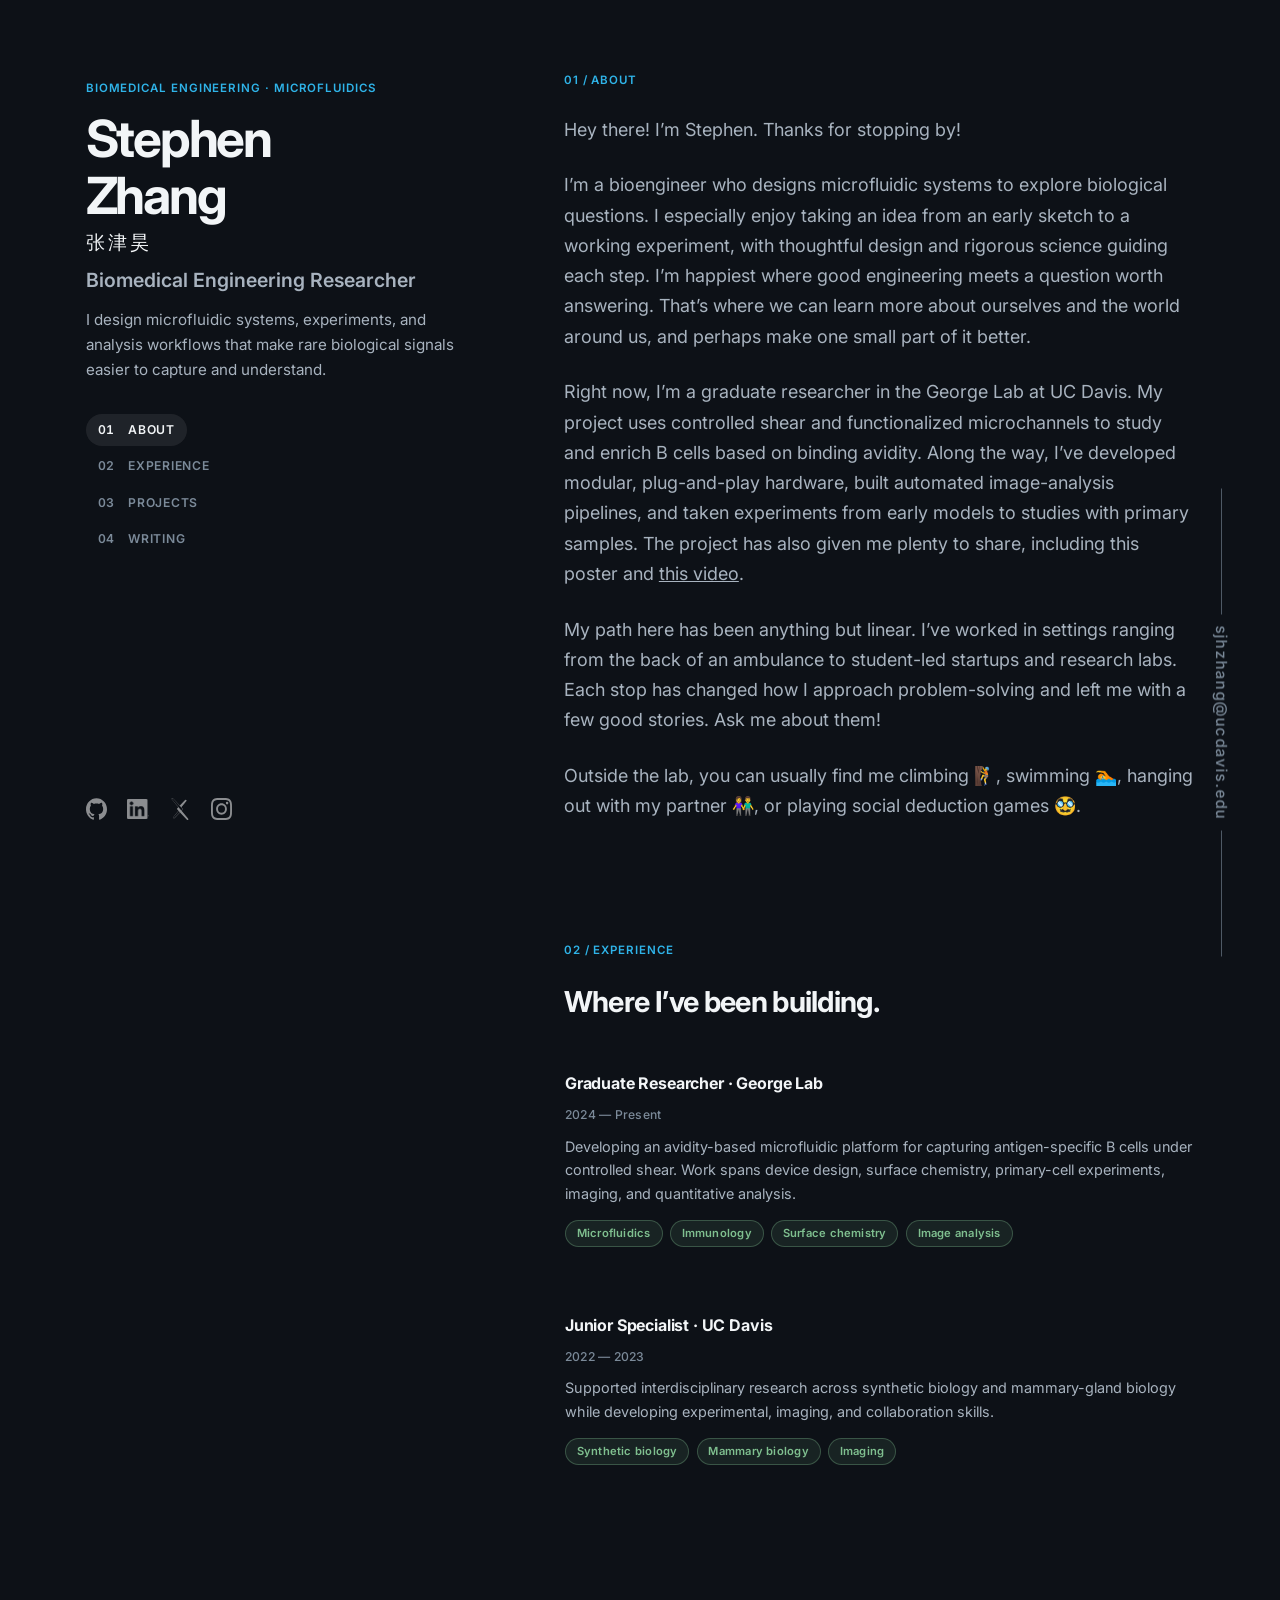
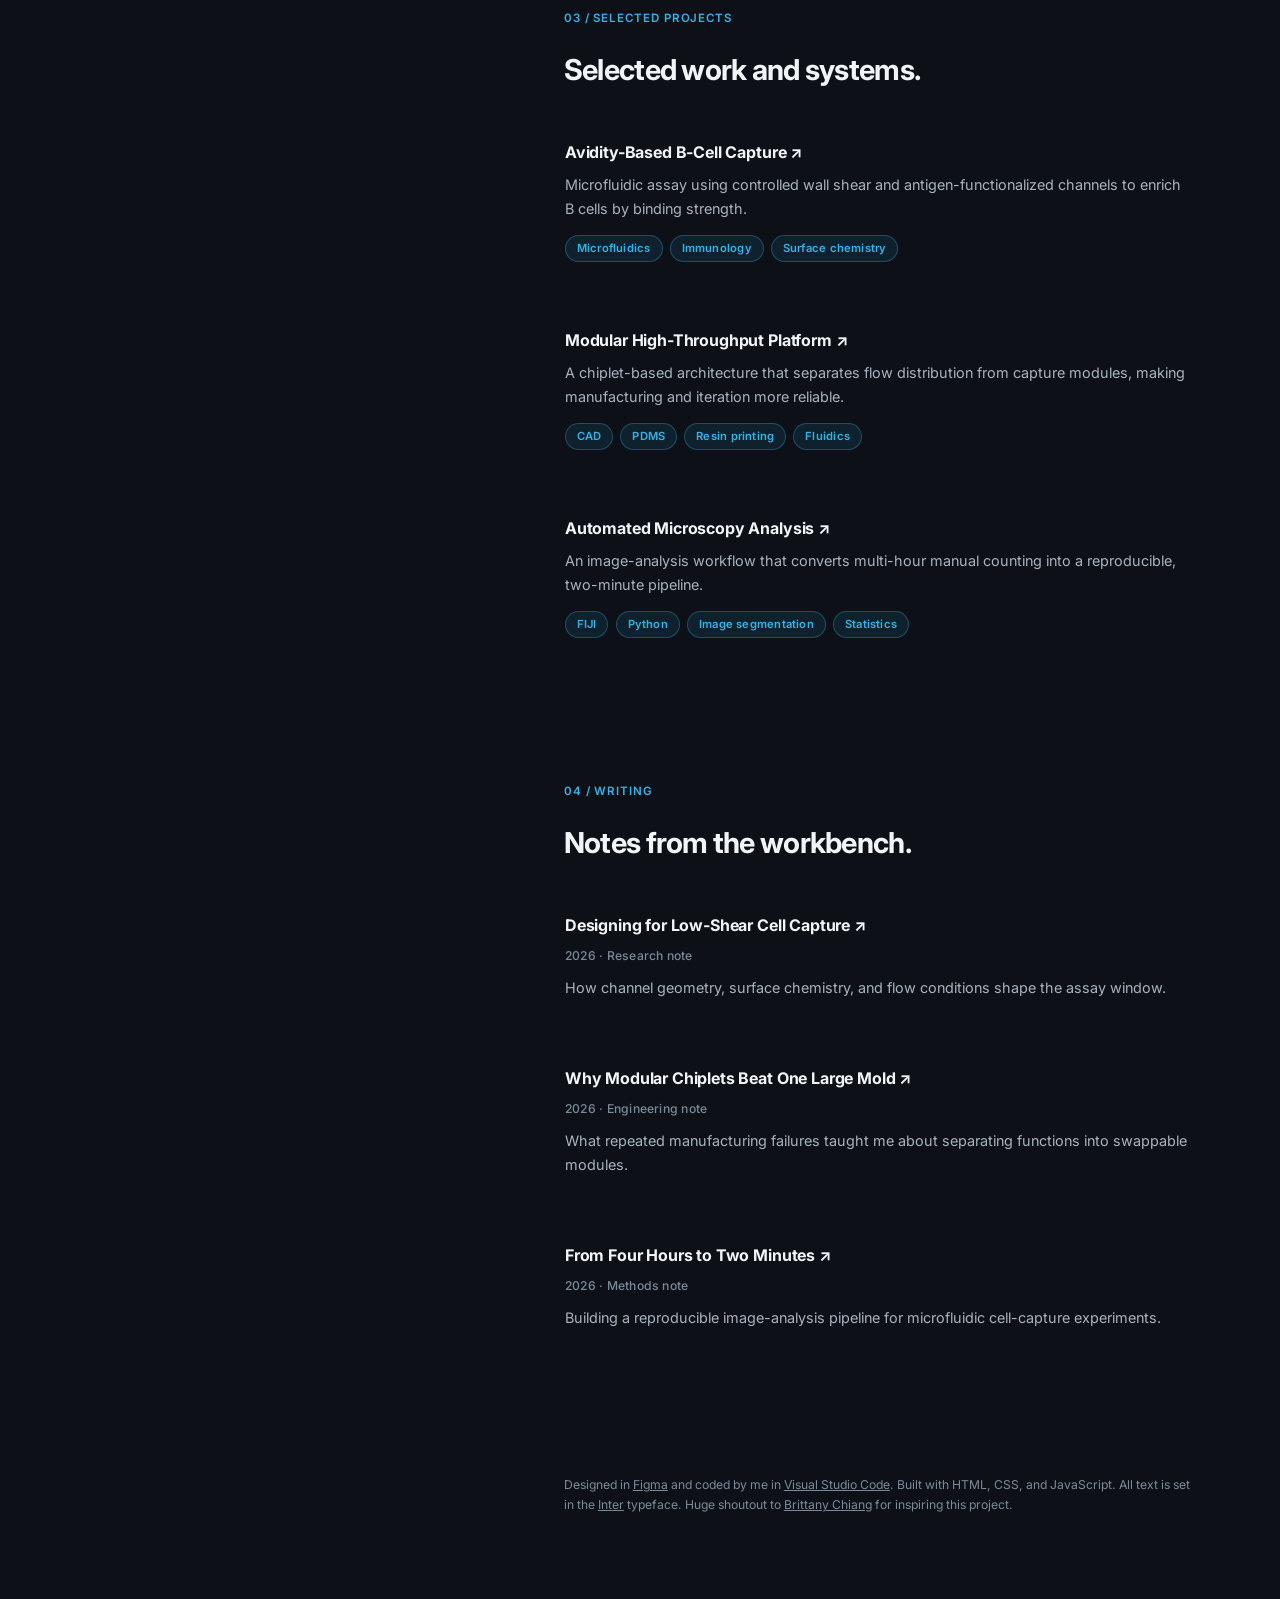
<file: index.html>
<!doctype html>
<html lang="en">
<head>
  <meta charset="utf-8">
  <meta name="viewport" content="width=device-width, initial-scale=1">
  <meta name="description" content="Stephen Zhang — biomedical engineering researcher working in microfluidics, immunology, and quantitative analysis.">
  <meta name="theme-color" content="#1e1e1e">
  <title>Stephen Zhang — Biomedical Engineering Researcher</title>
  <link rel="preconnect" href="https://fonts.googleapis.com">
  <link rel="preconnect" href="https://fonts.gstatic.com" crossorigin>
  <link href="https://fonts.googleapis.com/css2?family=Inter:wght@400;500;600&display=swap" rel="stylesheet">
  <link rel="stylesheet" href="styles.css?v=20260902-1">
  <script src="script.js?v=20260902-1" defer></script>
</head>
<body>
  <a class="skip-link" href="#about">Skip to content</a>

  <a class="reverse-scroll-indicator" href="mailto:sjhzhang@ucdavis.edu" aria-label="Email Stephen at sjhzhang@ucdavis.edu">
    <span class="reverse-scroll-indicator__rule" aria-hidden="true"></span>
    <span class="reverse-scroll-indicator__email">sjhzhang@ucdavis.edu</span>
    <span class="reverse-scroll-indicator__rule" aria-hidden="true"></span>
  </a>

  <div class="site-shell">
    <header class="intro" aria-label="Introduction">
      <div>
        <p class="eyebrow">Biomedical engineering · Microfluidics</p>
        <h1><span>Stephen</span><span>Zhang</span><small class="name-chinese" lang="zh-Hans">张津昊</small></h1>
        <p class="role">Biomedical Engineering Researcher</p>
        <p class="intro-copy">I design microfluidic systems, experiments, and analysis workflows that make rare biological signals easier to capture and understand.</p>
      </div>

      <nav class="section-nav" aria-label="Page sections">
        <a href="#about" data-section="about"><span>01</span> About</a>
        <a href="#experience" data-section="experience"><span>02</span> Experience</a>
        <a href="#projects" data-section="projects"><span>03</span> Projects</a>
        <a href="#writing" data-section="writing"><span>04</span> Writing</a>
      </nav>

      <ul class="social-icons" aria-label="Social platforms">
        <li><img class="social-icon" src="assets/icons/github.svg" alt="GitHub"></li>
        <li><img class="social-icon" src="assets/icons/linkedin.png" alt="LinkedIn"></li>
        <li><img class="social-icon" src="assets/icons/arxiv.svg" alt="arXiv"></li>
        <li><img class="social-icon" src="assets/icons/instagram.svg" alt="Instagram"></li>
      </ul>
    </header>

    <main>
      <section id="about" aria-label="About">
        <p class="section-label">01 / About</p>
        <p>Hey there! I’m Stephen. Thanks for stopping by!</p>
        <p>I’m a bioengineer who designs microfluidic systems to explore biological questions. I especially enjoy taking an idea from an early sketch to a working experiment, with thoughtful design and rigorous science guiding each step. I’m happiest where good engineering meets a question worth answering. That’s where we can learn more about ourselves and the world around us, and perhaps make one small part of it better.</p>
        <p>Right now, I’m a graduate researcher in the George Lab at UC Davis. My project uses controlled shear and functionalized microchannels to study and enrich B cells based on binding avidity. Along the way, I’ve developed modular, plug-and-play hardware, built automated image-analysis pipelines, and taken experiments from early models to studies with primary samples. The project has also given me plenty to share, including this poster and <a href="https://youtu.be/4XFoUoicQhY" target="_blank" rel="noopener noreferrer">this video</a>.</p>
        <p>My path here has been anything but linear. I’ve worked in settings ranging from the back of an ambulance to student-led startups and research labs. Each stop has changed how I approach problem-solving and left me with a few good stories. Ask me about them!</p>
        <p>Outside the lab, you can usually find me climbing 🧗, swimming 🏊, hanging out with my partner 👫, or playing social deduction games 🥸.</p>
      </section>

      <section id="experience" aria-labelledby="experience-title">
        <p class="section-label">02 / Experience</p>
        <h2 id="experience-title">Where I’ve been building.</h2>
        <div class="card-list">
          <article class="card">
            <h3>Graduate Researcher · George Lab</h3>
            <p class="meta">2024 — Present</p>
            <p>Developing an avidity-based microfluidic platform for capturing antigen-specific B cells under controlled shear. Work spans device design, surface chemistry, primary-cell experiments, imaging, and quantitative analysis.</p>
            <ul class="tags" aria-label="Skills and technologies">
              <li>Microfluidics</li>
              <li>Immunology</li>
              <li>Surface chemistry</li>
              <li>Image analysis</li>
            </ul>
          </article>
          <article class="card">
            <h3>Junior Specialist · UC Davis</h3>
            <p class="meta">2022 — 2023</p>
            <p>Supported interdisciplinary research across synthetic biology and mammary-gland biology while developing experimental, imaging, and collaboration skills.</p>
            <ul class="tags" aria-label="Skills and technologies">
              <li>Synthetic biology</li>
              <li>Mammary biology</li>
              <li>Imaging</li>
            </ul>
          </article>
        </div>
      </section>

      <section id="projects" aria-labelledby="projects-title">
        <p class="section-label">03 / Selected projects</p>
        <h2 id="projects-title">Selected work and systems.</h2>
        <div class="card-list">
          <a class="card linked-card" href="projects/#b-cell-capture">
            <h3>Avidity-Based B-Cell Capture <span aria-hidden="true">↗</span></h3>
            <p>Microfluidic assay using controlled wall shear and antigen-functionalized channels to enrich B cells by binding strength.</p>
            <ul class="tags" aria-label="Skills and technologies">
              <li>Microfluidics</li>
              <li>Immunology</li>
              <li>Surface chemistry</li>
            </ul>
          </a>
          <a class="card linked-card" href="projects/#modular-platform">
            <h3>Modular High-Throughput Platform <span aria-hidden="true">↗</span></h3>
            <p>A chiplet-based architecture that separates flow distribution from capture modules, making manufacturing and iteration more reliable.</p>
            <ul class="tags" aria-label="Skills and technologies">
              <li>CAD</li>
              <li>PDMS</li>
              <li>Resin printing</li>
              <li>Fluidics</li>
            </ul>
          </a>
          <a class="card linked-card" href="projects/#image-analysis">
            <h3>Automated Microscopy Analysis <span aria-hidden="true">↗</span></h3>
            <p>An image-analysis workflow that converts multi-hour manual counting into a reproducible, two-minute pipeline.</p>
            <ul class="tags" aria-label="Skills and technologies">
              <li>FIJI</li>
              <li>Python</li>
              <li>Image segmentation</li>
              <li>Statistics</li>
            </ul>
          </a>
        </div>
      </section>

      <section id="writing" aria-labelledby="writing-title">
        <p class="section-label">04 / Writing</p>
        <h2 id="writing-title">Notes from the workbench.</h2>
        <div class="card-list">
          <a class="card linked-card" href="blog/#low-shear-capture">
            <h3>Designing for Low-Shear Cell Capture <span aria-hidden="true">↗</span></h3>
            <p class="meta">2026 · Research note</p>
            <p>How channel geometry, surface chemistry, and flow conditions shape the assay window.</p>
          </a>
          <a class="card linked-card" href="blog/#modular-chiplets">
            <h3>Why Modular Chiplets Beat One Large Mold <span aria-hidden="true">↗</span></h3>
            <p class="meta">2026 · Engineering note</p>
            <p>What repeated manufacturing failures taught me about separating functions into swappable modules.</p>
          </a>
          <a class="card linked-card" href="blog/#image-analysis">
            <h3>From Four Hours to Two Minutes <span aria-hidden="true">↗</span></h3>
            <p class="meta">2026 · Methods note</p>
            <p>Building a reproducible image-analysis pipeline for microfluidic cell-capture experiments.</p>
          </a>
        </div>
      </section>

      <footer>
        <p>Designed in <a href="https://www.figma.com/" target="_blank" rel="noopener noreferrer">Figma</a> and coded by me in <a href="https://code.visualstudio.com/" target="_blank" rel="noopener noreferrer">Visual Studio Code</a>. Built with HTML, CSS, and JavaScript. All text is set in the <a href="https://rsms.me/inter/" target="_blank" rel="noopener noreferrer">Inter</a> typeface. Huge shoutout to <a href="https://brittanychiang.com/" target="_blank" rel="noopener noreferrer">Brittany Chiang</a> for inspiring this project.</p>
      </footer>
    </main>
  </div>
</body>
</html>
</file>
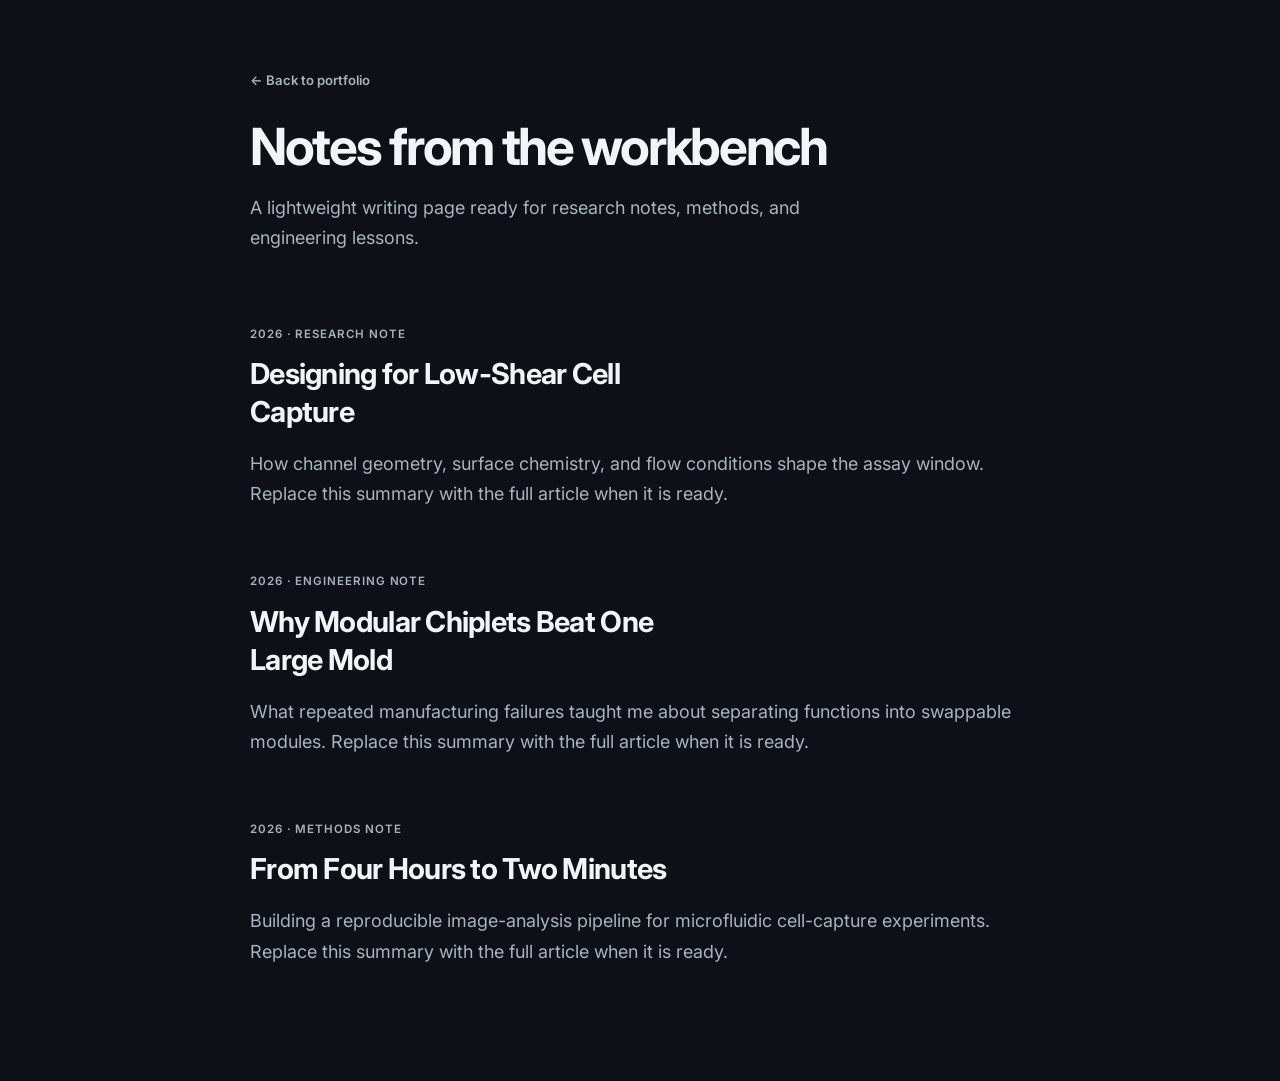
<file: blog/index.html>
<!doctype html>
<html lang="en">
<head>
  <meta charset="utf-8">
  <meta name="viewport" content="width=device-width, initial-scale=1">
  <meta name="theme-color" content="#1e1e1e">
  <title>Writing — Stephen Zhang</title>
  <link rel="preconnect" href="https://fonts.googleapis.com">
  <link rel="preconnect" href="https://fonts.gstatic.com" crossorigin>
  <link href="https://fonts.googleapis.com/css2?family=Inter:wght@400;500;600&display=swap" rel="stylesheet">
  <link rel="stylesheet" href="../styles.css">
</head>
<body>
  <main class="subpage">
    <header>
      <a class="back-link" href="../index.html#writing">← Back to portfolio</a>
      <h1>Notes from the workbench</h1>
      <p class="lede">A lightweight writing page ready for research notes, methods, and engineering lessons.</p>
    </header>

    <article id="low-shear-capture">
      <p class="section-label">2026 · Research note</p>
      <h2>Designing for Low-Shear Cell Capture</h2>
      <p>How channel geometry, surface chemistry, and flow conditions shape the assay window. Replace this summary with the full article when it is ready.</p>
    </article>

    <article id="modular-chiplets">
      <p class="section-label">2026 · Engineering note</p>
      <h2>Why Modular Chiplets Beat One Large Mold</h2>
      <p>What repeated manufacturing failures taught me about separating functions into swappable modules. Replace this summary with the full article when it is ready.</p>
    </article>

    <article id="image-analysis">
      <p class="section-label">2026 · Methods note</p>
      <h2>From Four Hours to Two Minutes</h2>
      <p>Building a reproducible image-analysis pipeline for microfluidic cell-capture experiments. Replace this summary with the full article when it is ready.</p>
    </article>
  </main>
</body>
</html>
</file>
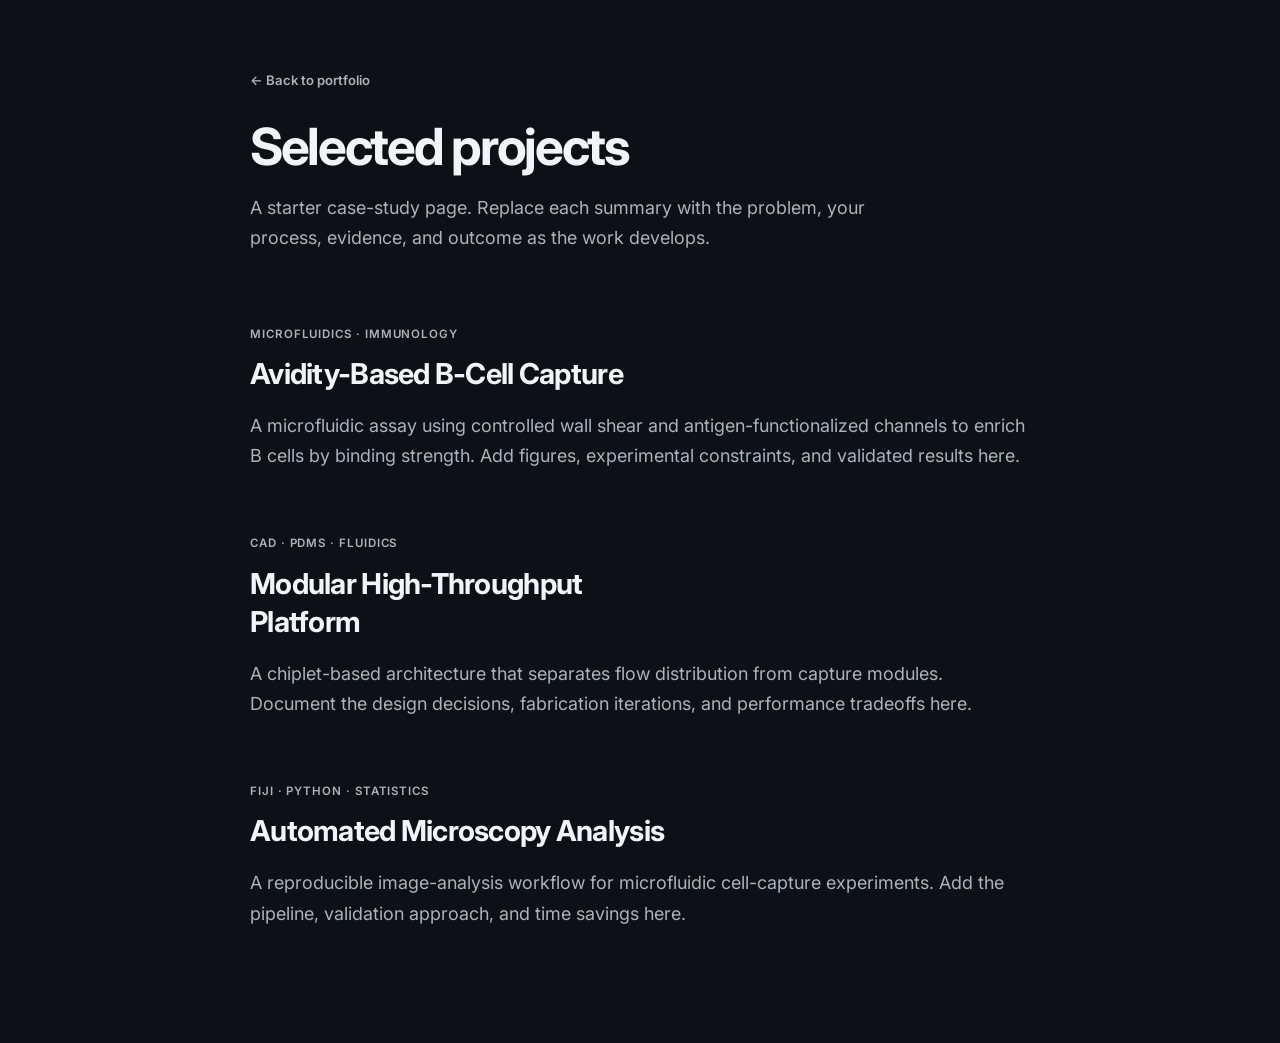
<file: projects/index.html>
<!doctype html>
<html lang="en">
<head>
  <meta charset="utf-8">
  <meta name="viewport" content="width=device-width, initial-scale=1">
  <meta name="theme-color" content="#1e1e1e">
  <title>Projects — Stephen Zhang</title>
  <link rel="preconnect" href="https://fonts.googleapis.com">
  <link rel="preconnect" href="https://fonts.gstatic.com" crossorigin>
  <link href="https://fonts.googleapis.com/css2?family=Inter:wght@400;500;600&display=swap" rel="stylesheet">
  <link rel="stylesheet" href="../styles.css">
</head>
<body>
  <main class="subpage">
    <header>
      <a class="back-link" href="../index.html#projects">← Back to portfolio</a>
      <h1>Selected projects</h1>
      <p class="lede">A starter case-study page. Replace each summary with the problem, your process, evidence, and outcome as the work develops.</p>
    </header>

    <article id="b-cell-capture">
      <p class="section-label">Microfluidics · Immunology</p>
      <h2>Avidity-Based B-Cell Capture</h2>
      <p>A microfluidic assay using controlled wall shear and antigen-functionalized channels to enrich B cells by binding strength. Add figures, experimental constraints, and validated results here.</p>
    </article>

    <article id="modular-platform">
      <p class="section-label">CAD · PDMS · Fluidics</p>
      <h2>Modular High-Throughput Platform</h2>
      <p>A chiplet-based architecture that separates flow distribution from capture modules. Document the design decisions, fabrication iterations, and performance tradeoffs here.</p>
    </article>

    <article id="image-analysis">
      <p class="section-label">FIJI · Python · Statistics</p>
      <h2>Automated Microscopy Analysis</h2>
      <p>A reproducible image-analysis workflow for microfluidic cell-capture experiments. Add the pipeline, validation approach, and time savings here.</p>
    </article>
  </main>
</body>
</html>
</file>
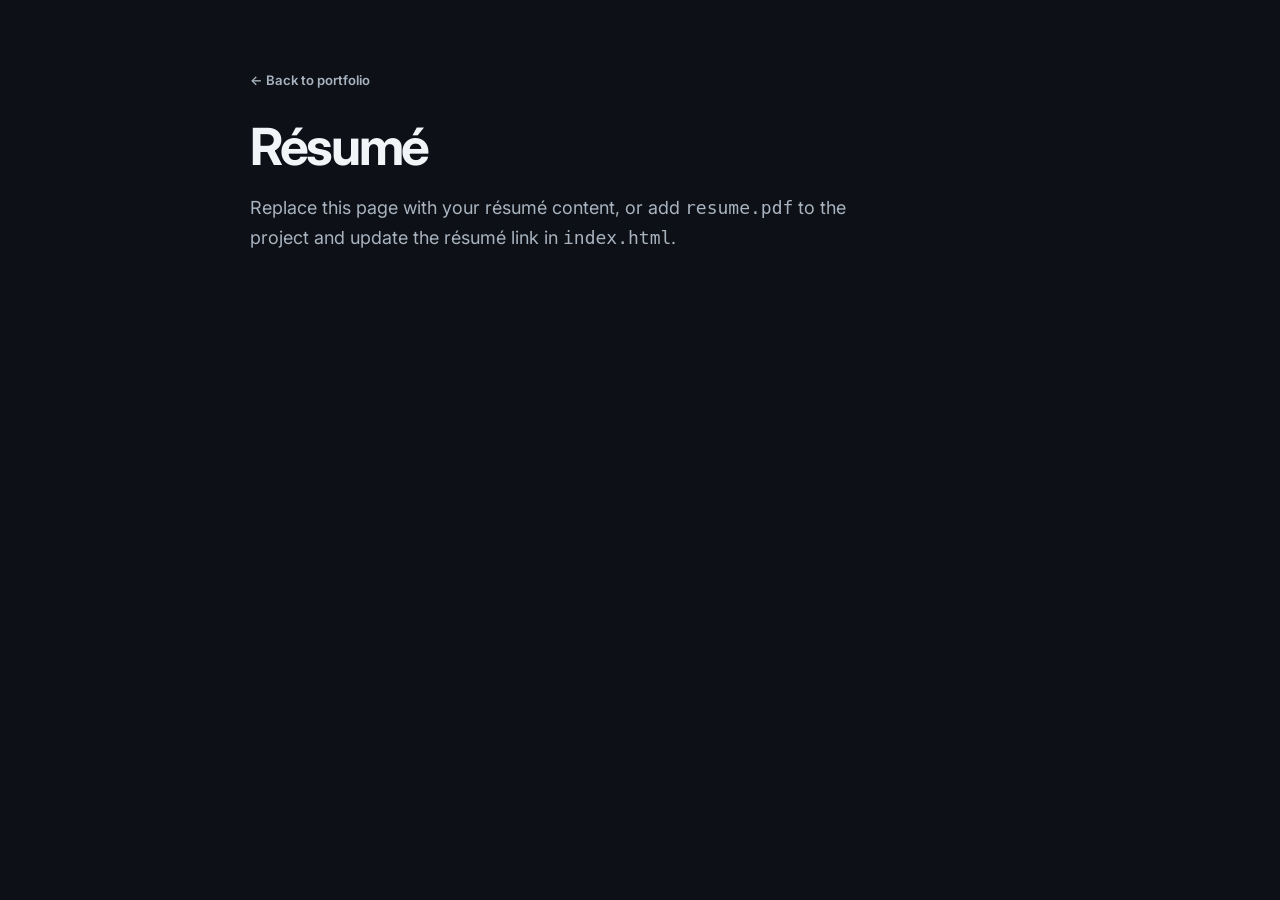
<file: resume.html>
<!doctype html>
<html lang="en">
<head>
  <meta charset="utf-8">
  <meta name="viewport" content="width=device-width, initial-scale=1">
  <meta name="theme-color" content="#1e1e1e">
  <title>Résumé — Stephen Zhang</title>
  <link rel="preconnect" href="https://fonts.googleapis.com">
  <link rel="preconnect" href="https://fonts.gstatic.com" crossorigin>
  <link href="https://fonts.googleapis.com/css2?family=Inter:wght@400;500;600&display=swap" rel="stylesheet">
  <link rel="stylesheet" href="styles.css">
</head>
<body>
  <main class="subpage">
    <header>
      <a class="back-link" href="index.html">← Back to portfolio</a>
      <h1>Résumé</h1>
      <p class="lede">Replace this page with your résumé content, or add <code>resume.pdf</code> to the project and update the résumé link in <code>index.html</code>.</p>
    </header>
  </main>
</body>
</html>
</file>
<file: styles.css>
:root {
  color-scheme: dark;

  --bg: #0d1117;
  --surface: #131a22;
  --surface-hover: #202b36;

  --text: #f2f5f7;
  --muted: #a8b3bf;
  --quiet: #7b8a99;

  --border: #2a3744;
  --accent: #2fb4e9;
  --accent-secondary: #7fbf8f;

  --font-sans: "Inter", ui-sans-serif, system-ui, -apple-system, BlinkMacSystemFont, "Segoe UI", sans-serif;
  --page-width: 1440px;
  --ease: 180ms ease;
}

*,
*::before,
*::after {
  box-sizing: border-box;
}

html {
  scroll-behavior: smooth;
  scroll-padding-top: 2rem;
}

body {
  margin: 0;
  background: var(--bg);
  color: var(--text);
  font-family: var(--font-sans);
  font-size: 18px;
  line-height: 1.68;
  -webkit-font-smoothing: antialiased;
}

button,
input,
select,
textarea {
  font: inherit;
}

a {
  color: inherit;
}

.skip-link {
  position: fixed;
  left: 1rem;
  top: 1rem;
  z-index: 10;
  padding: 0.55rem 0.8rem;
  border-radius: 999px;
  background: var(--text);
  color: var(--bg);
  transform: translateY(-160%);
  transition: transform var(--ease);
}

.skip-link:focus {
  transform: translateY(0);
}

.reverse-scroll-indicator {
  position: fixed;
  right: var(--indicator-right, clamp(1.25rem, 2.5vw, 2.5rem));
  bottom: 1.25rem;
  z-index: 6;
  display: flex;
  flex-direction: column;
  align-items: center;
  gap: 0.7rem;
  height: min(30rem, 62vh);
  padding-block: 0.4rem;
  color: var(--quiet);
  font-size: 0.96rem;
  font-weight: 500;
  line-height: 1;
  letter-spacing: 0.08em;
  text-decoration: none;
  transition: color var(--ease);
}

.reverse-scroll-indicator.is-scroll-driven {
  top: 0;
  bottom: auto;
  transform: translate3d(0, var(--indicator-y, 0), 0);
  will-change: transform;
}

.reverse-scroll-indicator__rule {
  width: 1px;
  min-height: 1.5rem;
  flex: 1;
  background: currentColor;
  opacity: 0.6;
}

.reverse-scroll-indicator__email {
  writing-mode: vertical-rl;
  text-orientation: mixed;
}

.reverse-scroll-indicator:hover,
.reverse-scroll-indicator:focus-visible {
  color: var(--accent);
}

.site-shell {
  display: grid;
  grid-template-columns: minmax(320px, 400px) minmax(0, 760px);
  gap: clamp(4rem, 6.1vw, 5.5rem);
  width: min(100%, var(--page-width));
  margin-inline: auto;
  padding: clamp(3.5rem, 5.6vw, 5rem) clamp(2.5rem, 6.7vw, 6rem);
}

.intro {
  position: sticky;
  top: 5rem;
  display: flex;
  flex-direction: column;
  align-self: start;
  min-height: calc(100vh - 10rem);
}

.eyebrow,
.section-label {
  margin: 0;
  color: var(--accent);
  font-size: 0.72rem;
  font-weight: 600;
  line-height: 1.5;
  letter-spacing: 0.08em;
  text-transform: uppercase;
}

h1,
h2,
h3,
p {
  overflow-wrap: break-word;
}

h1 {
  max-width: none;
  margin: 0.8rem 0 0;
  font-size: clamp(3.1rem, 4vw, 3.5rem);
  line-height: 1.11;
  letter-spacing: -0.045em;
  white-space: nowrap;
}

h1 > span {
  display: block;
}

.name-chinese {
  display: block;
  margin-top: 0.45rem;
  color: var(--text);
  font-size: 0.38em;
  font-weight: 500;
  line-height: 1.2;
  letter-spacing: 0.16em;
}

.role {
  max-width: none;
  margin: 0.8rem 0 0;
  color: var(--muted);
  font-size: 1.22rem;
  font-weight: 600;
  line-height: 1.42;
  white-space: nowrap;
}

.intro-copy {
  max-width: 38ch;
  margin: 0.8rem 0 0;
  color: var(--muted);
  font-size: 0.95rem;
  line-height: 1.65;
}

.section-nav {
  display: flex;
  flex-direction: column;
  align-items: flex-start;
  gap: 0.3rem;
  margin-top: 2rem;
}

.section-nav a {
  display: inline-flex;
  align-items: center;
  gap: 0.7rem;
  padding: 0.35rem 0.75rem;
  border-radius: 999px;
  color: var(--quiet);
  font-size: 0.76rem;
  font-weight: 600;
  letter-spacing: 0.06em;
  text-decoration: none;
  text-transform: uppercase;
  transition: background var(--ease), color var(--ease), transform var(--ease);
}

.section-nav a span {
  width: 1.2rem;
  font-variant-numeric: tabular-nums;
}

.section-nav a:hover,
.section-nav a:focus-visible,
.section-nav a.active {
  background: rgba(255, 255, 255, 0.08);
  color: var(--text);
}

.social-icons {
  display: flex;
  align-items: center;
  flex-wrap: wrap;
  gap: 1.25rem;
  margin-top: auto;
  margin-bottom: 0;
  padding-top: 2rem;
  padding-left: 0;
  list-style: none;
}

.social-icons li {
  line-height: 0;
}

.social-icon {
  display: block;
  width: 1.35rem;
  height: 1.35rem;
  object-fit: contain;
  filter: brightness(0) saturate(100%) invert(100%);
  opacity: 0.52;
  transition: filter var(--ease), opacity var(--ease);
}

.social-icon:hover {
  filter: brightness(0) saturate(100%) invert(65%) sepia(88%) saturate(1504%) hue-rotate(162deg) brightness(95%) contrast(91%);
  opacity: 1;
}

main {
  min-width: 0;
}

section {
  display: flex;
  flex-direction: column;
  align-items: flex-start;
  scroll-margin-top: 3rem;
}

section + section {
  margin-top: 7.5rem;
}

h2 {
  max-width: 22ch;
  margin: 1.5rem 0 0;
  font-size: clamp(1.8rem, 2.25vw, 2rem);
  line-height: 1.32;
  letter-spacing: -0.025em;
}

section > p:not(.section-label) {
  max-width: 64ch;
  margin: 1.6rem 0 0;
  color: var(--muted);
}

.card-list {
  display: grid;
  gap: 1rem;
  width: 100%;
  margin-top: 1.6rem;
}

.card {
  display: block;
  width: calc(100% + 3rem);
  margin-inline: -1.5rem;
  padding: 1.5rem;
  border: 1px solid transparent;
  border-radius: 0.8rem;
  background: transparent;
  transition: border-color var(--ease), background var(--ease);
}

.card:hover,
.linked-card:focus-visible {
  border-color: var(--border);
  background: var(--surface);
}

.card h3 {
  margin: 0;
  color: var(--text);
  font-size: 1rem;
  line-height: 1.5;
  letter-spacing: -0.01em;
  transition: color var(--ease);
}

.card:hover h3,
.linked-card:focus-visible h3 {
  color: var(--accent);
}

.card p {
  margin: 0.6rem 0 0;
  color: var(--muted);
  font-size: 0.9rem;
  line-height: 1.65;
}

.card .meta {
  color: var(--quiet);
  font-size: 0.76rem;
  font-weight: 500;
  letter-spacing: 0.02em;
}

.card .tags {
  display: flex;
  flex-wrap: wrap;
  gap: 0.45rem;
  margin: 0.9rem 0 0;
  padding: 0;
  list-style: none;
}

.card .tags li {
  padding: 0.28rem 0.68rem;
  border: 1px solid;
  border-radius: 999px;
  font-size: 0.7rem;
  font-weight: 600;
  line-height: 1.4;
  letter-spacing: 0.02em;
  transition: background var(--ease), border-color var(--ease);
}

#experience .tags li {
  border-color: rgba(127, 191, 143, 0.32);
  background: rgba(127, 191, 143, 0.1);
  color: var(--accent-secondary);
}

#projects .tags li {
  border-color: rgba(47, 180, 233, 0.32);
  background: rgba(47, 180, 233, 0.1);
  color: var(--accent);
}

#experience .card:hover .tags li {
  border-color: rgba(127, 191, 143, 0.55);
  background: rgba(127, 191, 143, 0.15);
}

#projects .card:hover .tags li,
#projects .linked-card:focus-visible .tags li {
  border-color: rgba(47, 180, 233, 0.55);
  background: rgba(47, 180, 233, 0.15);
}

.linked-card {
  text-decoration: none;
}

.linked-card h3 span {
  display: inline-block;
  transition: transform var(--ease);
}

.linked-card:hover h3 span,
.linked-card:focus-visible h3 span {
  transform: translate(2px, -2px);
}

.button {
  display: inline-flex;
  align-items: center;
  gap: 0.45rem;
  margin-top: 1.75rem;
  padding: 0.72rem 1rem;
  border: 1px solid rgba(255, 255, 255, 0.36);
  border-radius: 999px;
  font-size: 0.88rem;
  font-weight: 600;
  text-decoration: none;
  transition: background var(--ease), color var(--ease), transform var(--ease);
}

.button:hover,
.button:focus-visible {
  background: var(--text);
  color: var(--bg);
  transform: translateY(-2px);
}

:focus-visible {
  outline: 2px solid var(--text);
  outline-offset: 4px;
}

footer {
  margin-top: 7.5rem;
  color: var(--quiet);
  font-size: 0.76rem;
}

.subpage {
  width: min(100% - 3rem, 780px);
  margin-inline: auto;
  padding: 4rem 0 6rem;
}

.subpage header {
  margin-bottom: 4.5rem;
}

.back-link {
  color: var(--muted);
  font-size: 0.82rem;
  font-weight: 600;
  text-decoration: none;
}

.back-link:hover,
.back-link:focus-visible {
  color: var(--text);
}

.subpage h1 {
  max-width: 14ch;
  margin-top: 1.5rem;
}

.subpage .lede {
  max-width: 58ch;
  color: var(--muted);
}

.subpage article + article {
  margin-top: 4rem;
}

.subpage article {
  scroll-margin-top: 2rem;
}

.subpage article h2 {
  margin-top: 0.75rem;
}

.subpage article p {
  color: var(--muted);
}

@media (max-width: 900px) {
  html {
    scroll-padding-top: 1.5rem;
  }

  body {
    font-size: 16px;
    line-height: 1.58;
  }

  .site-shell {
    display: block;
    width: min(100%, 680px);
    padding: 2rem 1.5rem 6rem;
  }

  .reverse-scroll-indicator {
    right: 0.35rem;
    height: min(22rem, 52vh);
    gap: 0.5rem;
    font-size: 0.78rem;
  }

  .intro {
    position: static;
    min-height: 0;
  }

  h1 {
    max-width: none;
    margin-top: 0.65rem;
    font-size: clamp(2.85rem, 13vw, 3.4rem);
    line-height: 1.08;
    white-space: normal;
  }

  .role {
    font-size: 1.18rem;
    white-space: normal;
  }

  .intro-copy {
    font-size: 1rem;
    line-height: 1.56;
  }

  .section-nav {
    display: none;
  }

  .social-icons {
    order: 2;
    margin-top: 0.7rem;
    padding: 0;
  }

  main {
    margin-top: 4rem;
  }

  section + section {
    margin-top: 6rem;
  }

  h2 {
    margin-top: 1.4rem;
    font-size: 1.75rem;
    line-height: 1.3;
  }

  section > p:not(.section-label) {
    margin-top: 1.4rem;
  }

  .card-list {
    gap: 0.75rem;
    margin-top: 1.4rem;
  }

  .card {
    width: calc(100% + 2.5rem);
    margin-inline: -1.25rem;
    padding: 1.25rem;
  }

  #experience .card h3,
  #projects .card h3 {
    color: var(--accent-secondary);
  }

  footer {
    margin-top: 6rem;
  }
}

@media (prefers-reduced-motion: reduce) {
  html {
    scroll-behavior: auto;
  }

  *,
  *::before,
  *::after {
    scroll-behavior: auto !important;
    transition-duration: 0.01ms !important;
  }

  .reverse-scroll-indicator.is-scroll-driven {
    will-change: auto;
  }
}
</file>
